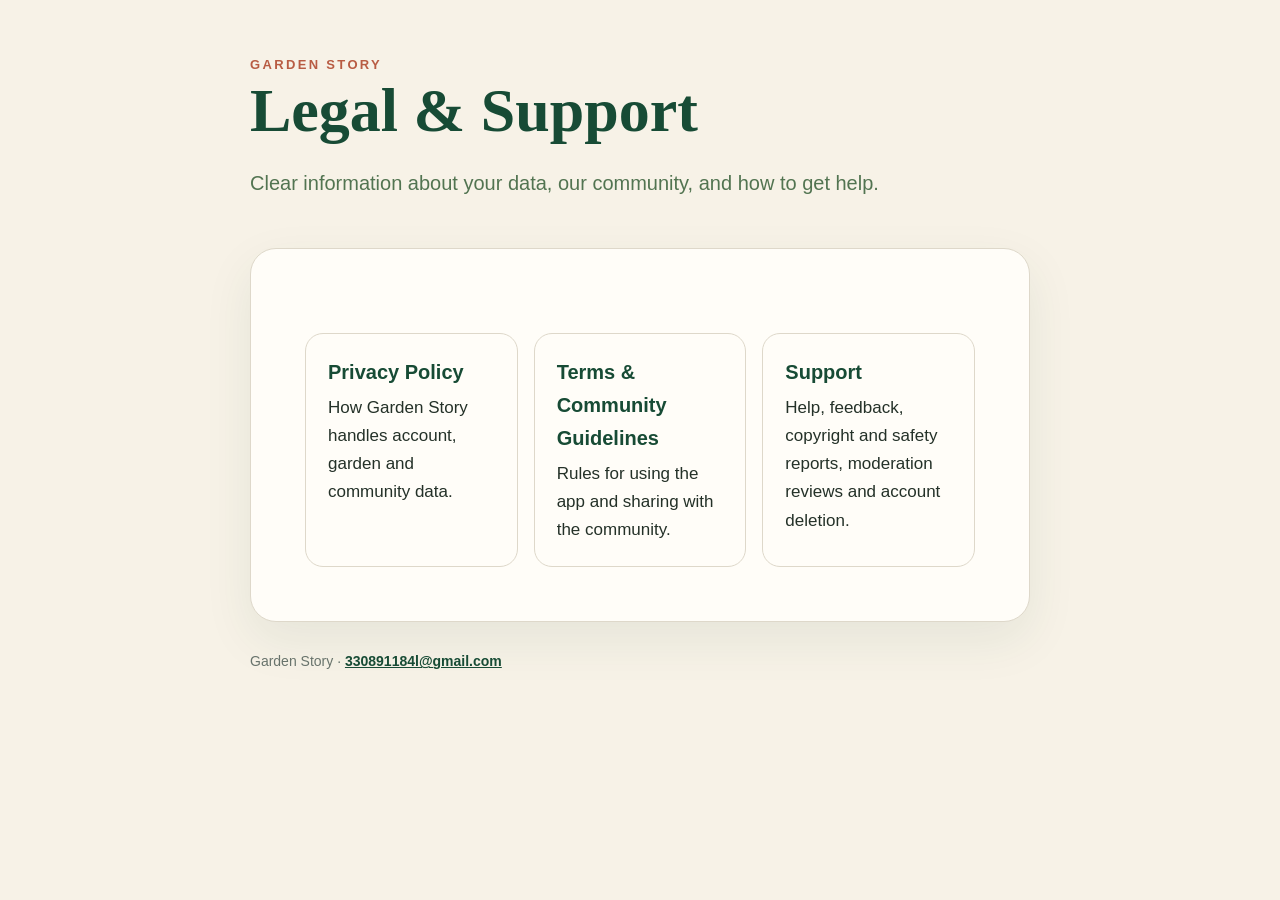
<file: index.html>
<!doctype html>
<html lang="en"><head><meta charset="utf-8"><meta name="viewport" content="width=device-width,initial-scale=1"><title>Garden Story — Legal & Support</title><meta name="description" content="Privacy, terms and support information for Garden Story."><link rel="stylesheet" href="styles.css"></head>
<body><header><div class="eyebrow">Garden Story</div><h1>Legal &amp; Support</h1><p class="lede">Clear information about your data, our community, and how to get help.</p></header>
<main><div class="cards">
<a class="card" href="privacy/"><strong>Privacy Policy</strong>How Garden Story handles account, garden and community data.</a>
<a class="card" href="terms/"><strong>Terms &amp; Community Guidelines</strong>Rules for using the app and sharing with the community.</a>
<a class="card" href="support/"><strong>Support</strong>Help, feedback, copyright and safety reports, moderation reviews and account deletion.</a>
</div></main>
<footer>Garden Story · <a href="mailto:330891184l@gmail.com">330891184l@gmail.com</a></footer></body></html>
</file>
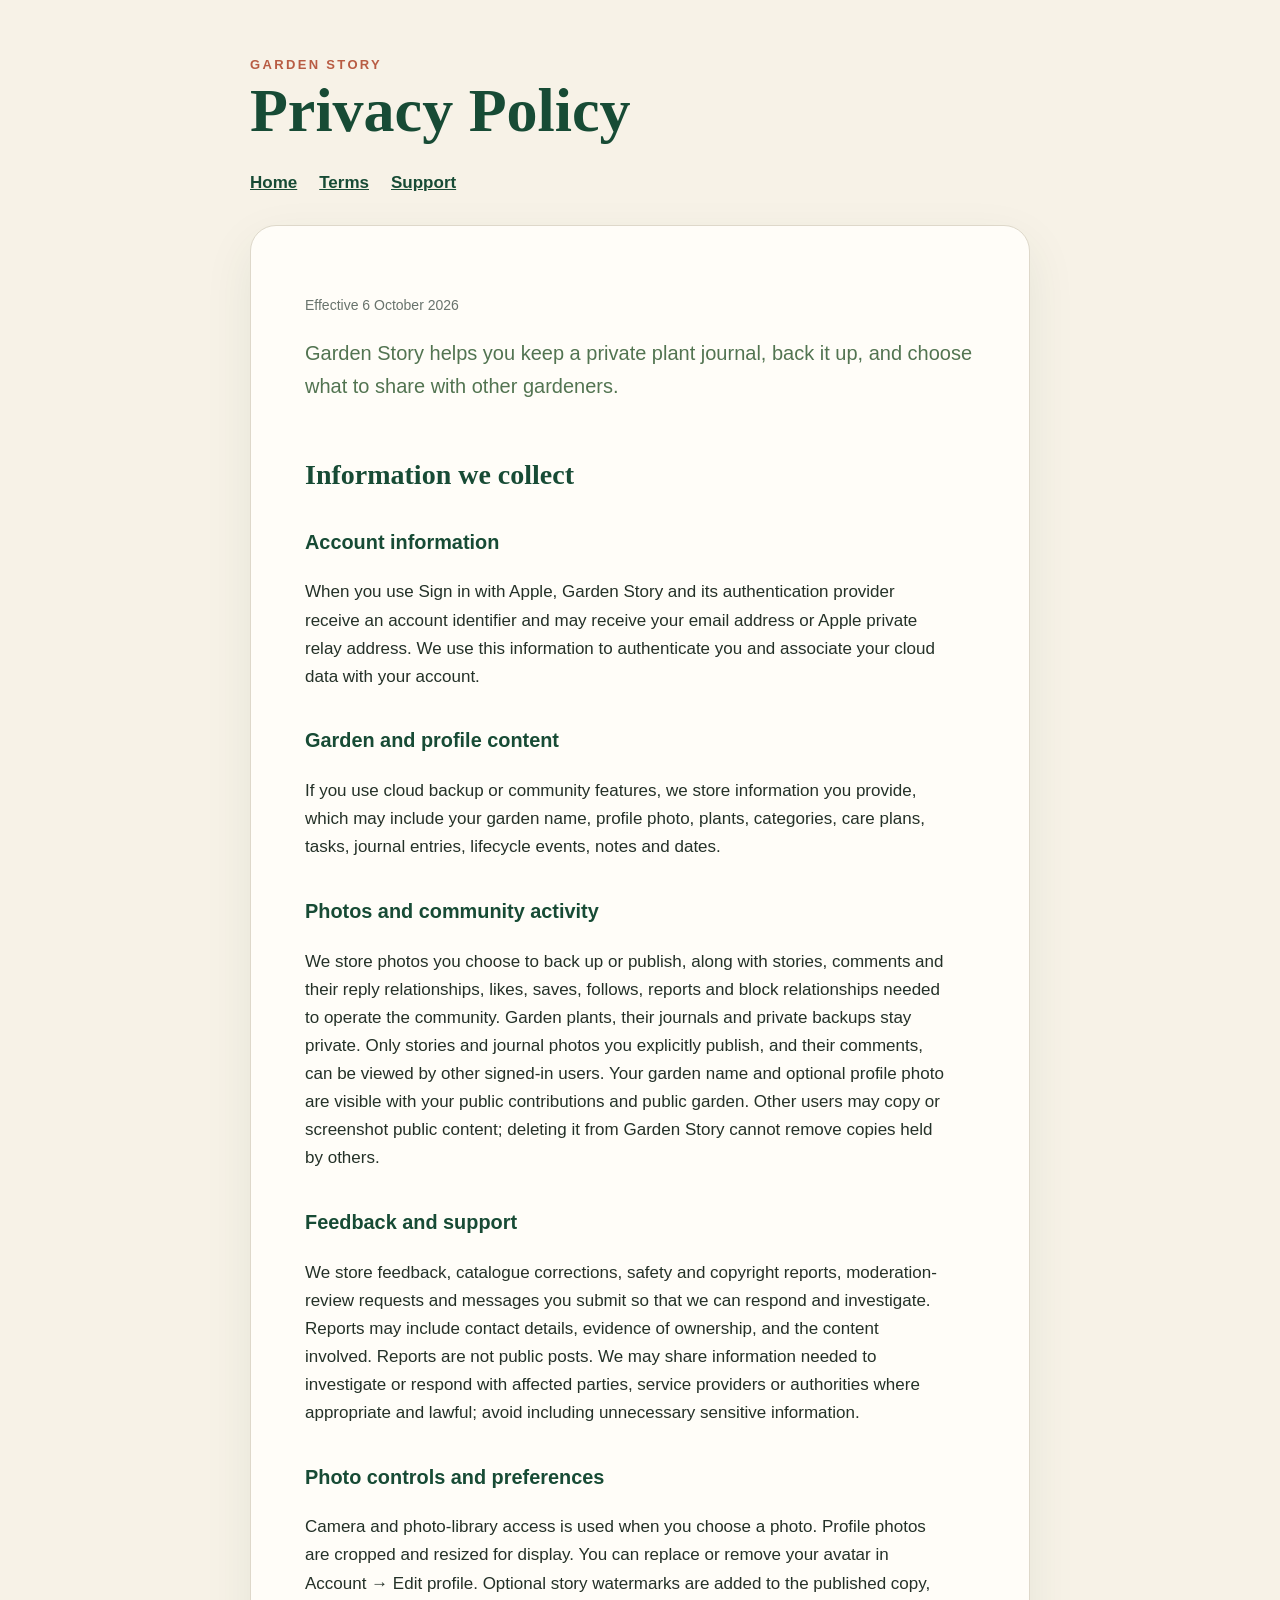
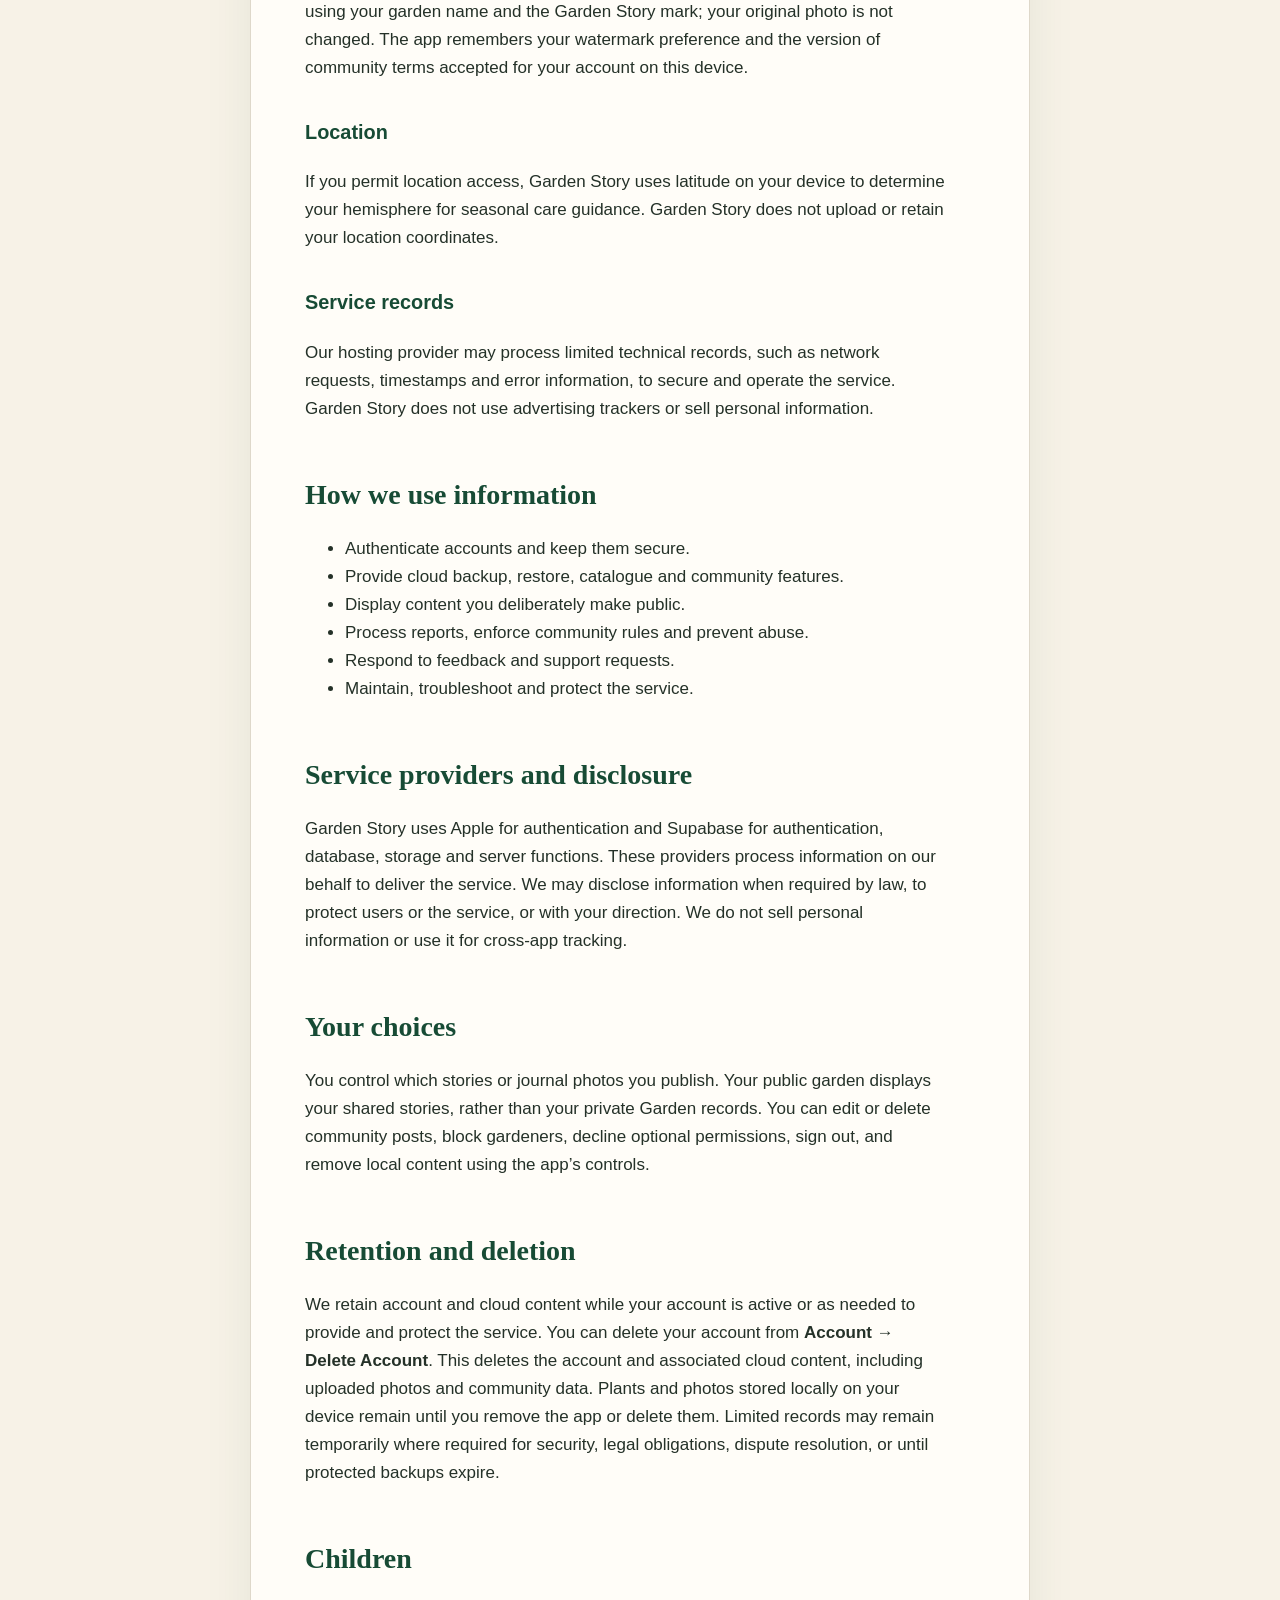
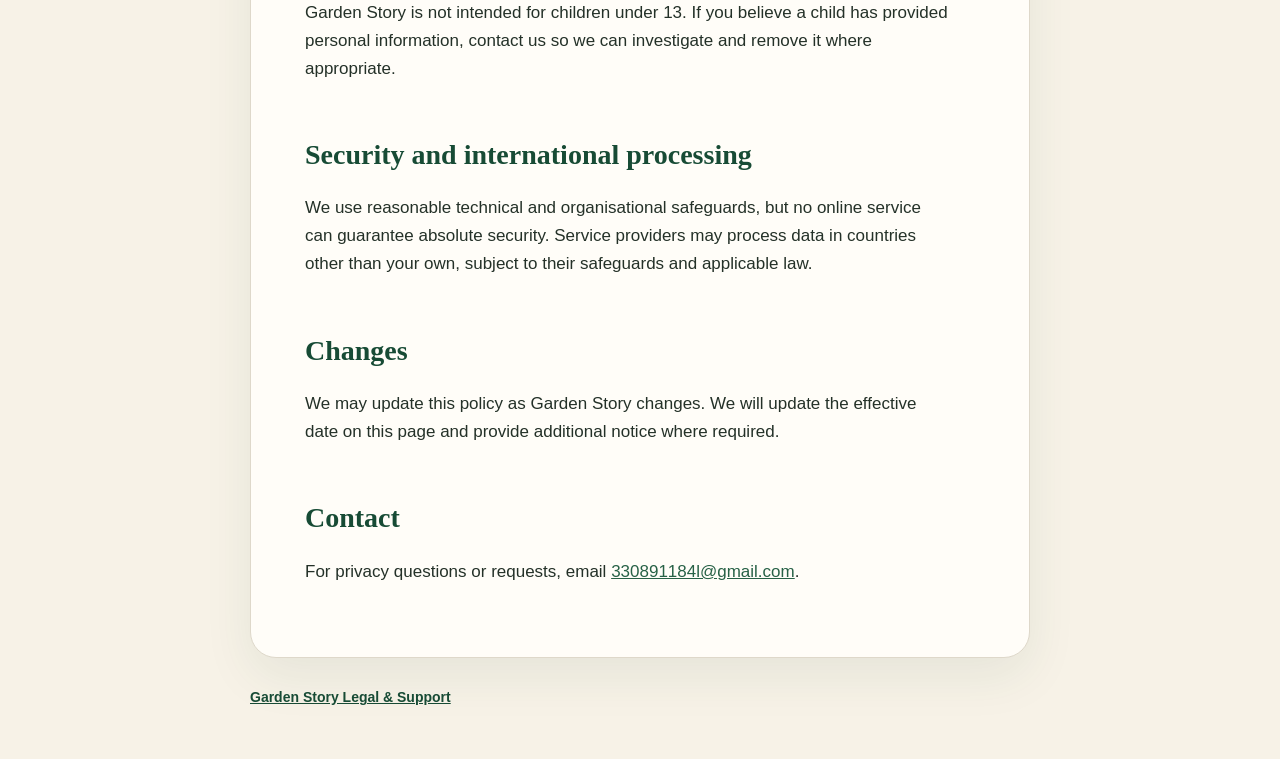
<file: privacy/index.html>
<!doctype html>
<html lang="en"><head><meta charset="utf-8"><meta name="viewport" content="width=device-width,initial-scale=1"><title>Privacy Policy — Garden Story</title><meta name="description" content="Garden Story privacy policy."><link rel="stylesheet" href="../styles.css"></head>
<body><header><div class="eyebrow">Garden Story</div><h1>Privacy Policy</h1><nav><a href="../">Home</a><a href="../terms/">Terms</a><a href="../support/">Support</a></nav></header>
<main><p class="meta">Effective 6 October 2026</p><p class="lede">Garden Story helps you keep a private plant journal, back it up, and choose what to share with other gardeners.</p>
<h2>Information we collect</h2>
<h3>Account information</h3><p>When you use Sign in with Apple, Garden Story and its authentication provider receive an account identifier and may receive your email address or Apple private relay address. We use this information to authenticate you and associate your cloud data with your account.</p>
<h3>Garden and profile content</h3><p>If you use cloud backup or community features, we store information you provide, which may include your garden name, profile photo, plants, categories, care plans, tasks, journal entries, lifecycle events, notes and dates.</p>
<h3>Photos and community activity</h3><p>We store photos you choose to back up or publish, along with stories, comments and their reply relationships, likes, saves, follows, reports and block relationships needed to operate the community. Garden plants, their journals and private backups stay private. Only stories and journal photos you explicitly publish, and their comments, can be viewed by other signed-in users. Your garden name and optional profile photo are visible with your public contributions and public garden. Other users may copy or screenshot public content; deleting it from Garden Story cannot remove copies held by others.</p>
<h3>Feedback and support</h3><p>We store feedback, catalogue corrections, safety and copyright reports, moderation-review requests and messages you submit so that we can respond and investigate. Reports may include contact details, evidence of ownership, and the content involved. Reports are not public posts. We may share information needed to investigate or respond with affected parties, service providers or authorities where appropriate and lawful; avoid including unnecessary sensitive information.</p>
<h3>Photo controls and preferences</h3><p>Camera and photo-library access is used when you choose a photo. Profile photos are cropped and resized for display. You can replace or remove your avatar in Account → Edit profile. Optional story watermarks are added to the published copy, using your garden name and the Garden Story mark; your original photo is not changed. The app remembers your watermark preference and the version of community terms accepted for your account on this device.</p><h3>Location</h3><p>If you permit location access, Garden Story uses latitude on your device to determine your hemisphere for seasonal care guidance. Garden Story does not upload or retain your location coordinates.</p>
<h3>Service records</h3><p>Our hosting provider may process limited technical records, such as network requests, timestamps and error information, to secure and operate the service. Garden Story does not use advertising trackers or sell personal information.</p>
<h2>How we use information</h2><ul><li>Authenticate accounts and keep them secure.</li><li>Provide cloud backup, restore, catalogue and community features.</li><li>Display content you deliberately make public.</li><li>Process reports, enforce community rules and prevent abuse.</li><li>Respond to feedback and support requests.</li><li>Maintain, troubleshoot and protect the service.</li></ul>
<h2>Service providers and disclosure</h2><p>Garden Story uses Apple for authentication and Supabase for authentication, database, storage and server functions. These providers process information on our behalf to deliver the service. We may disclose information when required by law, to protect users or the service, or with your direction. We do not sell personal information or use it for cross-app tracking.</p>
<h2>Your choices</h2><p>You control which stories or journal photos you publish. Your public garden displays your shared stories, rather than your private Garden records. You can edit or delete community posts, block gardeners, decline optional permissions, sign out, and remove local content using the app’s controls.</p>
<h2>Retention and deletion</h2><p>We retain account and cloud content while your account is active or as needed to provide and protect the service. You can delete your account from <strong>Account → Delete Account</strong>. This deletes the account and associated cloud content, including uploaded photos and community data. Plants and photos stored locally on your device remain until you remove the app or delete them. Limited records may remain temporarily where required for security, legal obligations, dispute resolution, or until protected backups expire.</p>
<h2>Children</h2><p>Garden Story is not intended for children under 13. If you believe a child has provided personal information, contact us so we can investigate and remove it where appropriate.</p>
<h2>Security and international processing</h2><p>We use reasonable technical and organisational safeguards, but no online service can guarantee absolute security. Service providers may process data in countries other than your own, subject to their safeguards and applicable law.</p>
<h2>Changes</h2><p>We may update this policy as Garden Story changes. We will update the effective date on this page and provide additional notice where required.</p>
<h2>Contact</h2><p>For privacy questions or requests, email <a href="mailto:330891184l@gmail.com">330891184l@gmail.com</a>.</p></main>
<footer><a href="../">Garden Story Legal &amp; Support</a></footer></body></html>
</file>
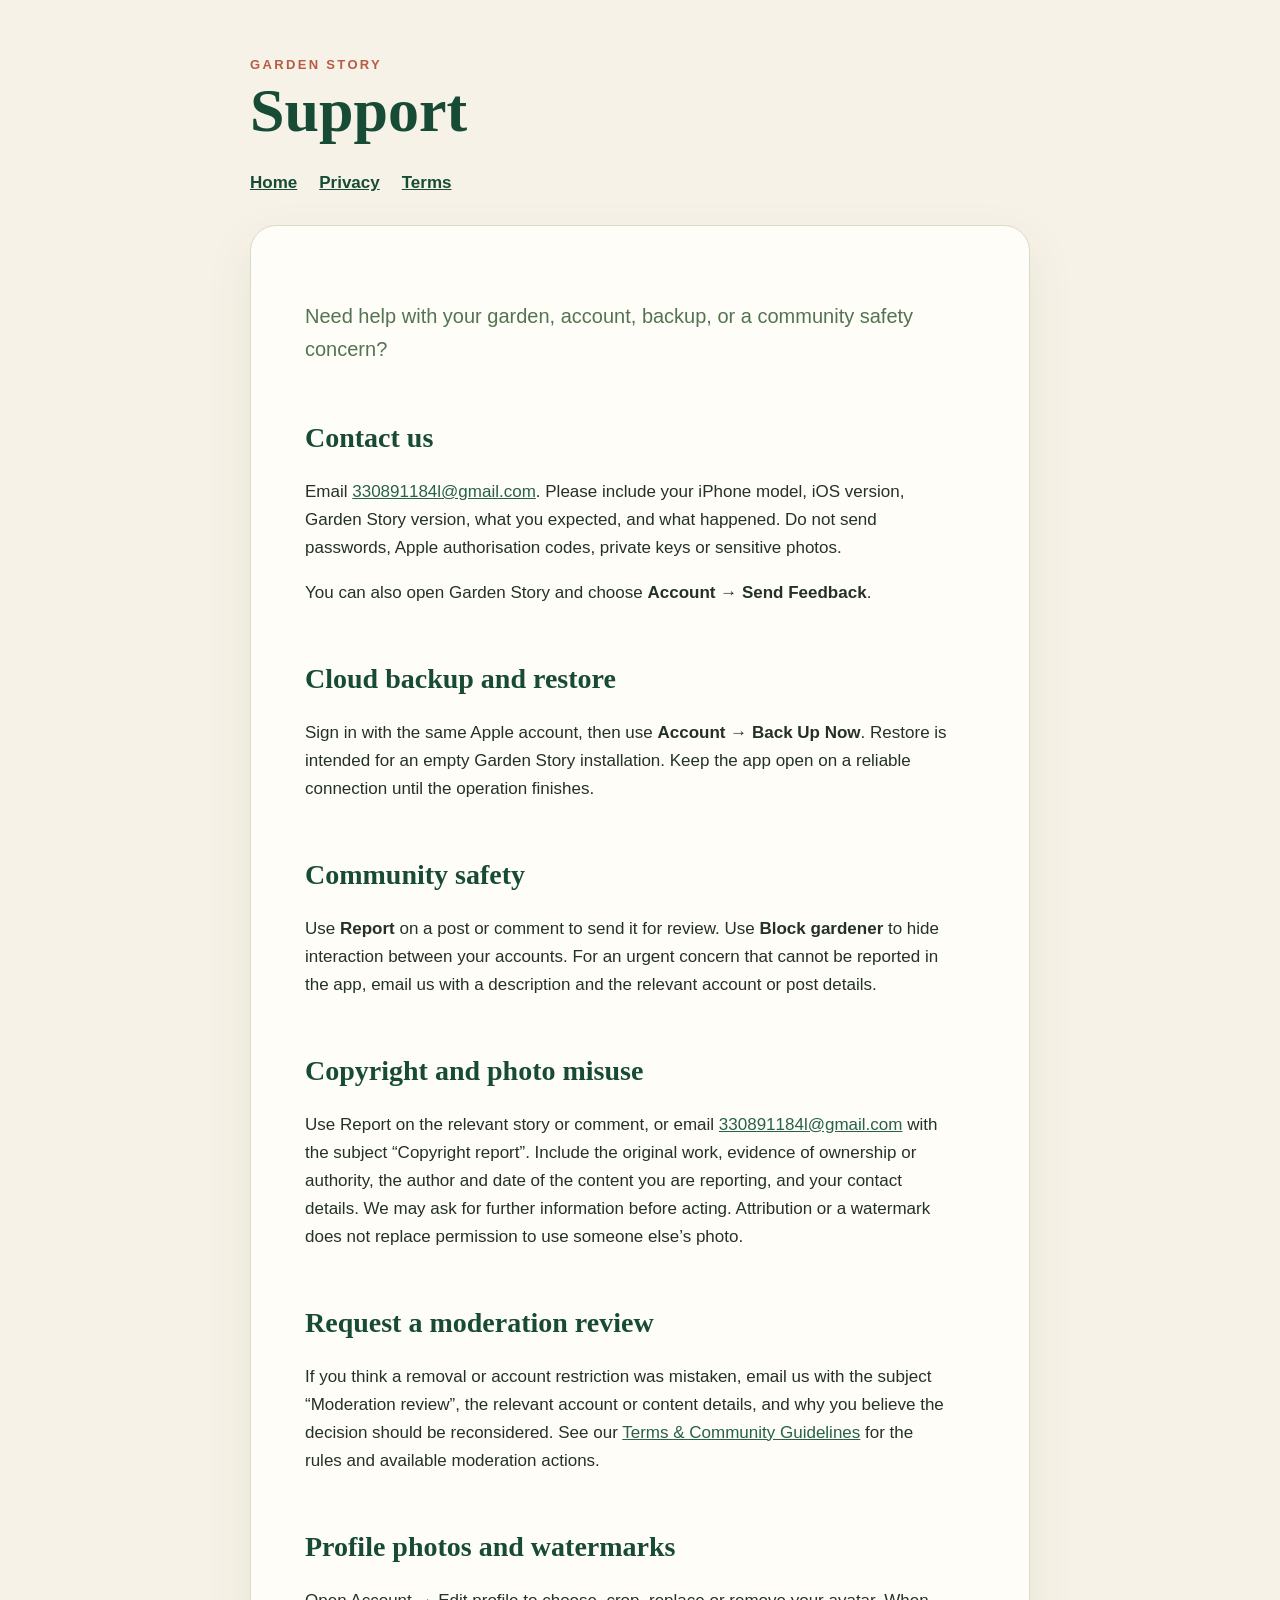
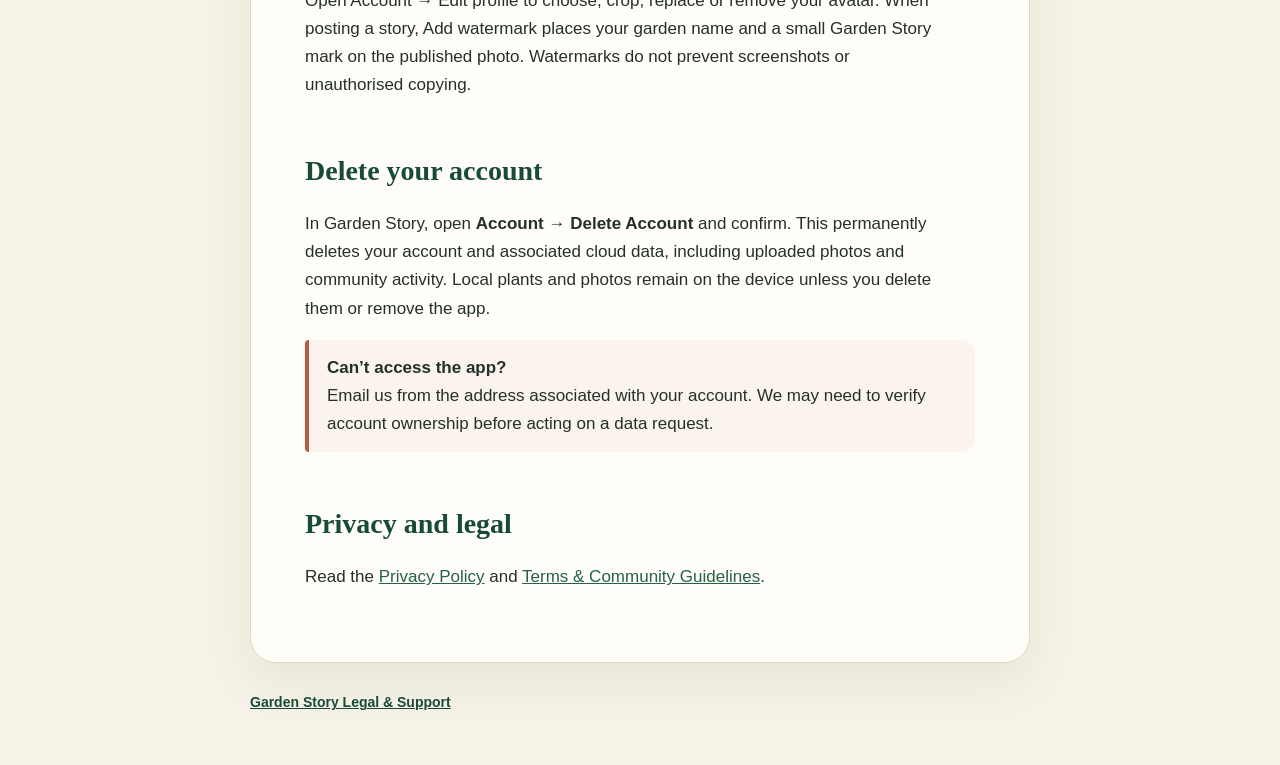
<file: support/index.html>
<!doctype html>
<html lang="en"><head><meta charset="utf-8"><meta name="viewport" content="width=device-width,initial-scale=1"><title>Support — Garden Story</title><meta name="description" content="Help and contact information for Garden Story."><link rel="stylesheet" href="../styles.css"></head>
<body><header><div class="eyebrow">Garden Story</div><h1>Support</h1><nav><a href="../">Home</a><a href="../privacy/">Privacy</a><a href="../terms/">Terms</a></nav></header>
<main><p class="lede">Need help with your garden, account, backup, or a community safety concern?</p>
<h2>Contact us</h2><p>Email <a href="mailto:330891184l@gmail.com">330891184l@gmail.com</a>. Please include your iPhone model, iOS version, Garden Story version, what you expected, and what happened. Do not send passwords, Apple authorisation codes, private keys or sensitive photos.</p><p>You can also open Garden Story and choose <strong>Account → Send Feedback</strong>.</p>
<h2>Cloud backup and restore</h2><p>Sign in with the same Apple account, then use <strong>Account → Back Up Now</strong>. Restore is intended for an empty Garden Story installation. Keep the app open on a reliable connection until the operation finishes.</p>
<h2>Community safety</h2><p>Use <strong>Report</strong> on a post or comment to send it for review. Use <strong>Block gardener</strong> to hide interaction between your accounts. For an urgent concern that cannot be reported in the app, email us with a description and the relevant account or post details.</p>
<h2>Copyright and photo misuse</h2><p>Use Report on the relevant story or comment, or email <a href="mailto:330891184l@gmail.com">330891184l@gmail.com</a> with the subject “Copyright report”. Include the original work, evidence of ownership or authority, the author and date of the content you are reporting, and your contact details. We may ask for further information before acting. Attribution or a watermark does not replace permission to use someone else’s photo.</p>
<h2>Request a moderation review</h2><p>If you think a removal or account restriction was mistaken, email us with the subject “Moderation review”, the relevant account or content details, and why you believe the decision should be reconsidered. See our <a href="../terms/">Terms &amp; Community Guidelines</a> for the rules and available moderation actions.</p>
<h2>Profile photos and watermarks</h2><p>Open Account → Edit profile to choose, crop, replace or remove your avatar. When posting a story, Add watermark places your garden name and a small Garden Story mark on the published photo. Watermarks do not prevent screenshots or unauthorised copying.</p>
<h2>Delete your account</h2><p>In Garden Story, open <strong>Account → Delete Account</strong> and confirm. This permanently deletes your account and associated cloud data, including uploaded photos and community activity. Local plants and photos remain on the device unless you delete them or remove the app.</p>
<div class="notice"><strong>Can’t access the app?</strong><br>Email us from the address associated with your account. We may need to verify account ownership before acting on a data request.</div>
<h2>Privacy and legal</h2><p>Read the <a href="../privacy/">Privacy Policy</a> and <a href="../terms/">Terms &amp; Community Guidelines</a>.</p></main>
<footer><a href="../">Garden Story Legal &amp; Support</a></footer></body></html>
</file>
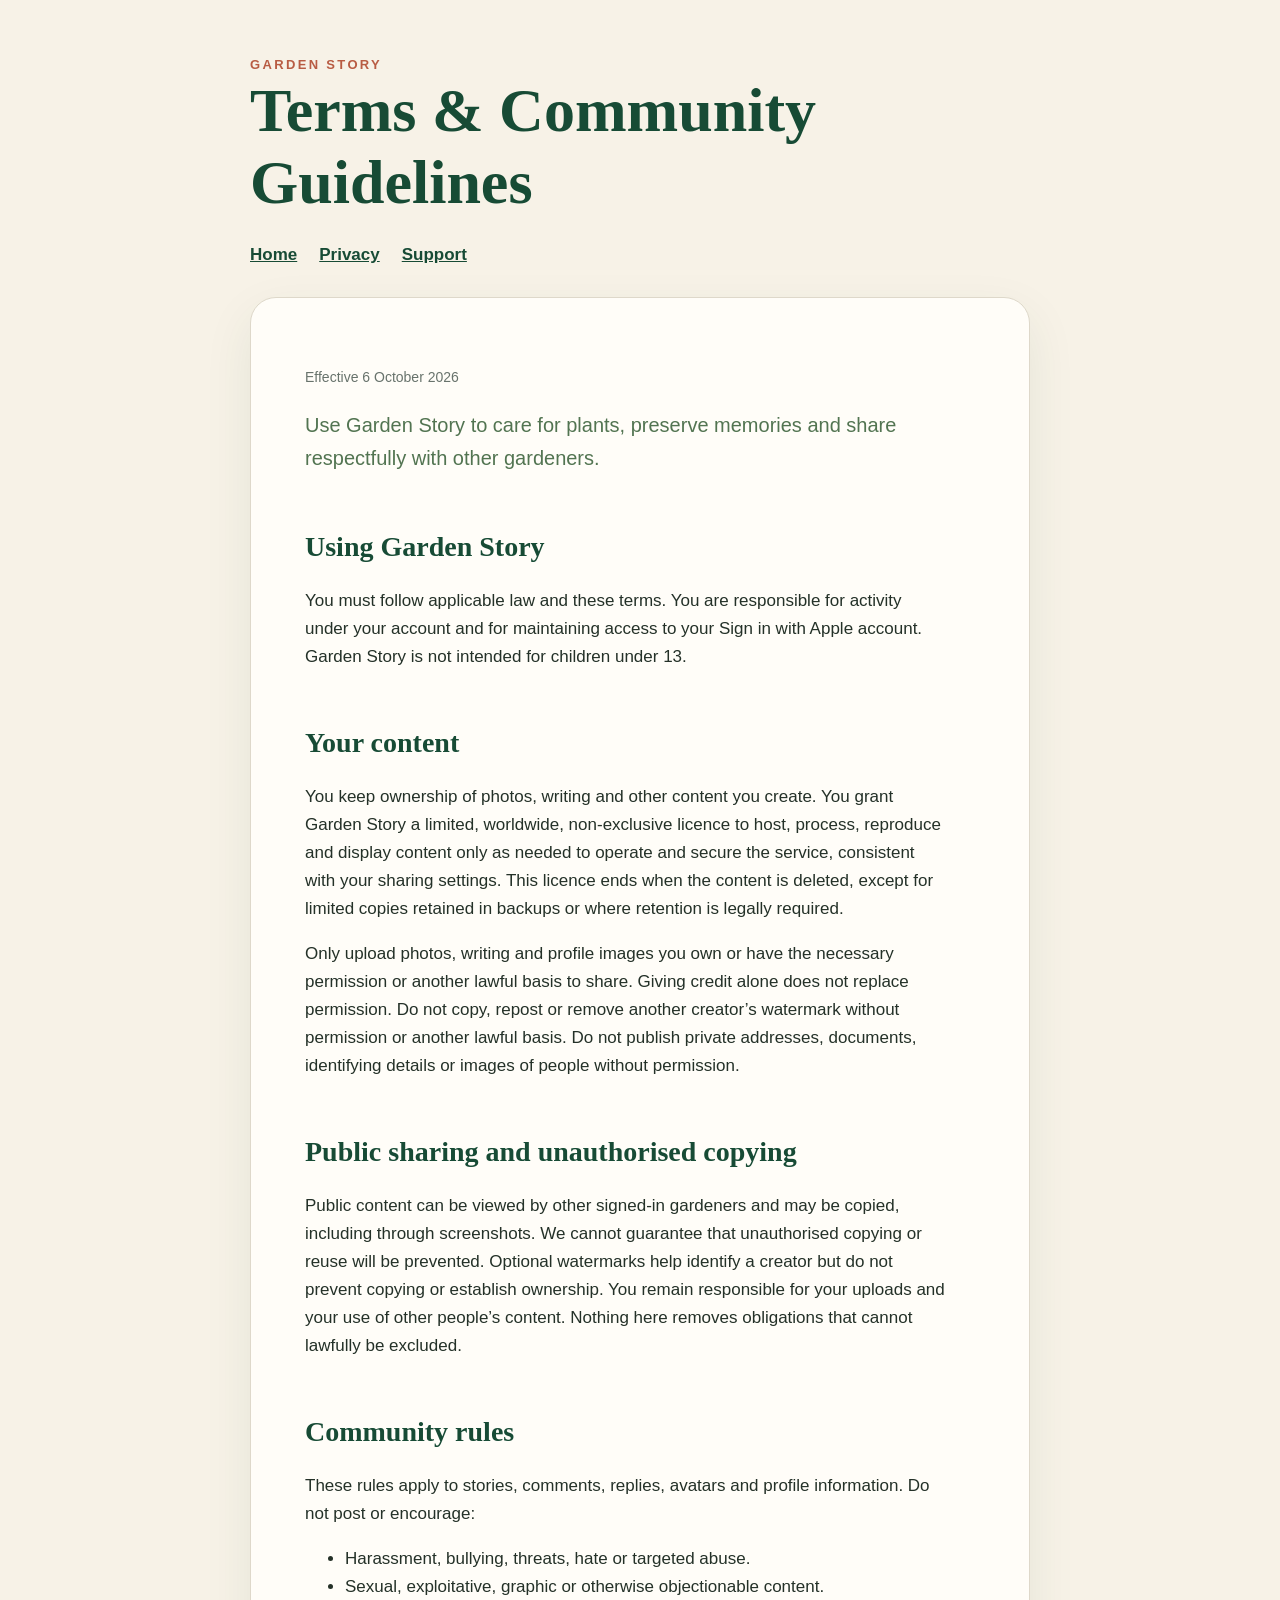
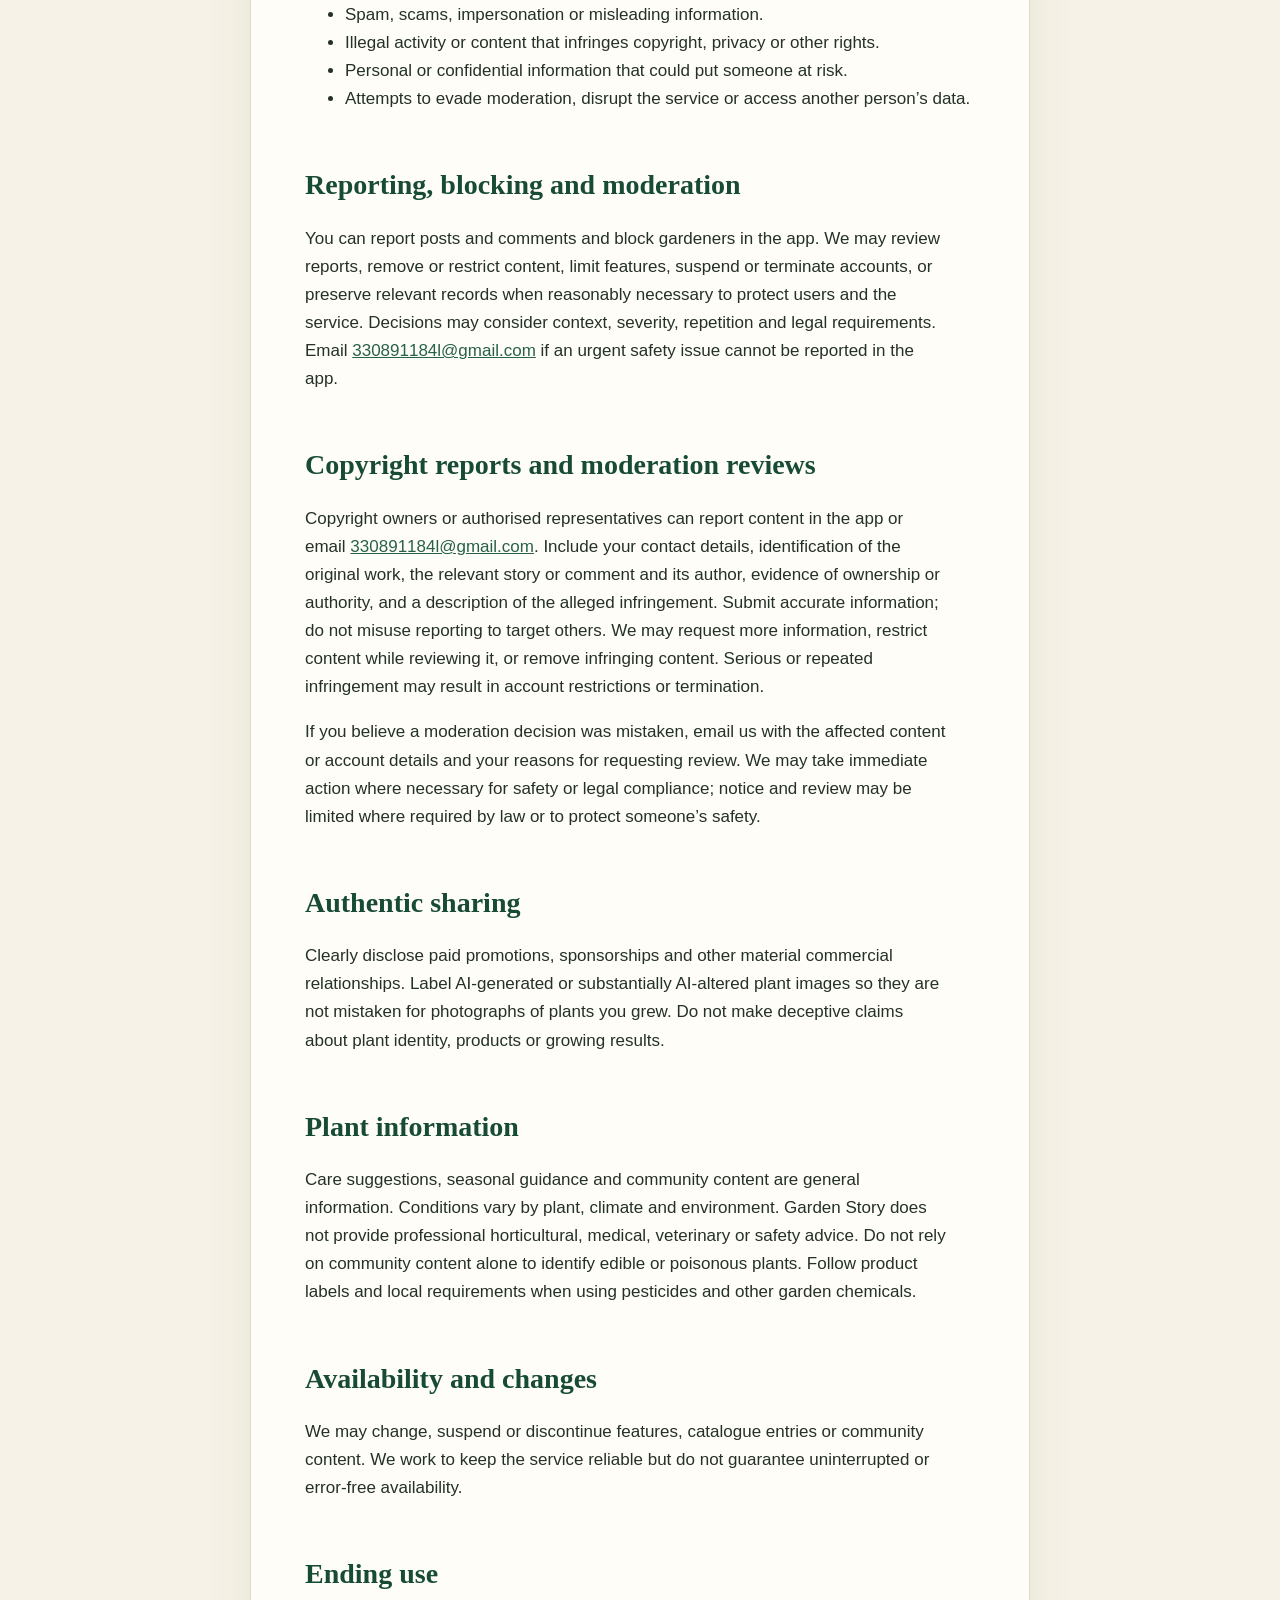
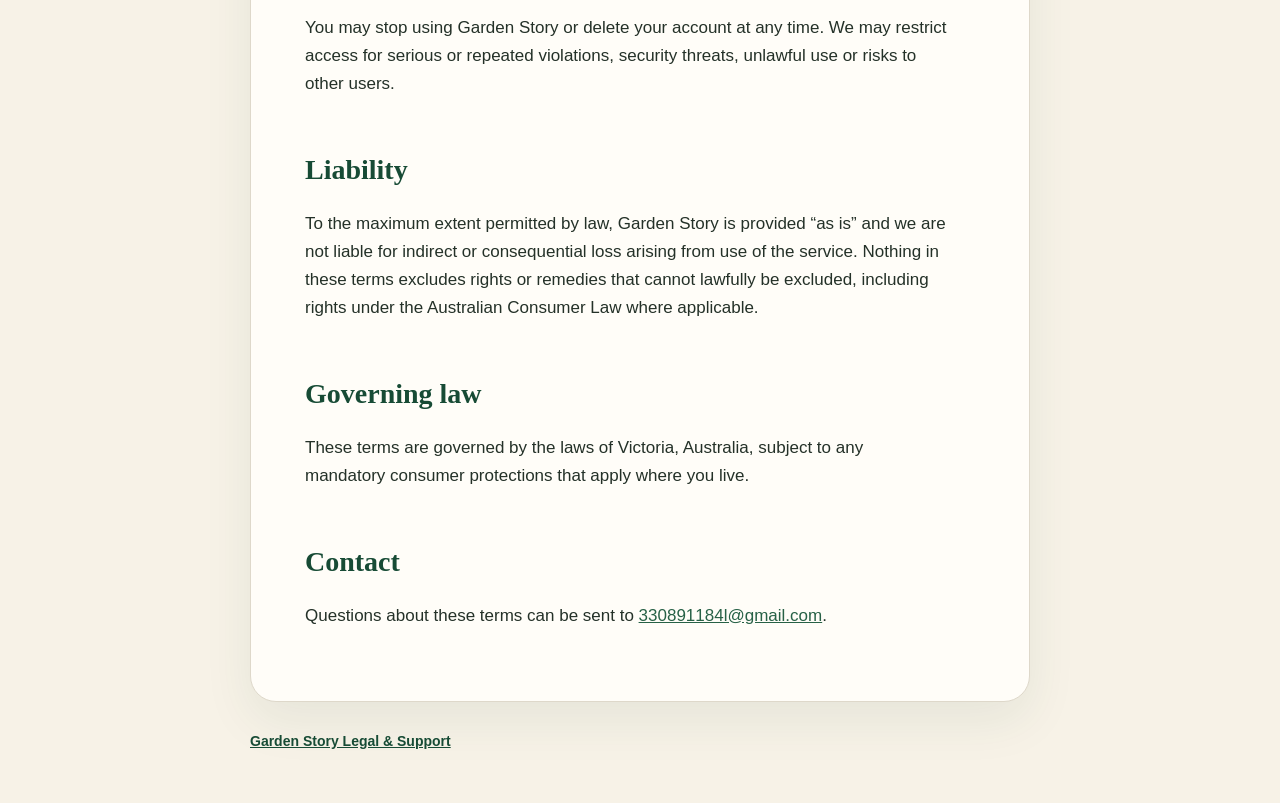
<file: terms/index.html>
<!doctype html>
<html lang="en"><head><meta charset="utf-8"><meta name="viewport" content="width=device-width,initial-scale=1"><title>Terms & Community Guidelines — Garden Story</title><meta name="description" content="Garden Story terms and community guidelines."><link rel="stylesheet" href="../styles.css"></head>
<body><header><div class="eyebrow">Garden Story</div><h1>Terms &amp; Community Guidelines</h1><nav><a href="../">Home</a><a href="../privacy/">Privacy</a><a href="../support/">Support</a></nav></header>
<main><p class="meta">Effective 6 October 2026</p><p class="lede">Use Garden Story to care for plants, preserve memories and share respectfully with other gardeners.</p>
<h2>Using Garden Story</h2><p>You must follow applicable law and these terms. You are responsible for activity under your account and for maintaining access to your Sign in with Apple account. Garden Story is not intended for children under 13.</p>
<h2>Your content</h2><p>You keep ownership of photos, writing and other content you create. You grant Garden Story a limited, worldwide, non-exclusive licence to host, process, reproduce and display content only as needed to operate and secure the service, consistent with your sharing settings. This licence ends when the content is deleted, except for limited copies retained in backups or where retention is legally required.</p><p>Only upload photos, writing and profile images you own or have the necessary permission or another lawful basis to share. Giving credit alone does not replace permission. Do not copy, repost or remove another creator’s watermark without permission or another lawful basis. Do not publish private addresses, documents, identifying details or images of people without permission.</p>
<h2>Public sharing and unauthorised copying</h2><p>Public content can be viewed by other signed-in gardeners and may be copied, including through screenshots. We cannot guarantee that unauthorised copying or reuse will be prevented. Optional watermarks help identify a creator but do not prevent copying or establish ownership. You remain responsible for your uploads and your use of other people’s content. Nothing here removes obligations that cannot lawfully be excluded.</p>
<h2>Community rules</h2><p>These rules apply to stories, comments, replies, avatars and profile information. Do not post or encourage:</p><ul><li>Harassment, bullying, threats, hate or targeted abuse.</li><li>Sexual, exploitative, graphic or otherwise objectionable content.</li><li>Spam, scams, impersonation or misleading information.</li><li>Illegal activity or content that infringes copyright, privacy or other rights.</li><li>Personal or confidential information that could put someone at risk.</li><li>Attempts to evade moderation, disrupt the service or access another person’s data.</li></ul>
<h2>Reporting, blocking and moderation</h2><p>You can report posts and comments and block gardeners in the app. We may review reports, remove or restrict content, limit features, suspend or terminate accounts, or preserve relevant records when reasonably necessary to protect users and the service. Decisions may consider context, severity, repetition and legal requirements. Email <a href="mailto:330891184l@gmail.com">330891184l@gmail.com</a> if an urgent safety issue cannot be reported in the app.</p>
<h2>Copyright reports and moderation reviews</h2><p>Copyright owners or authorised representatives can report content in the app or email <a href="mailto:330891184l@gmail.com">330891184l@gmail.com</a>. Include your contact details, identification of the original work, the relevant story or comment and its author, evidence of ownership or authority, and a description of the alleged infringement. Submit accurate information; do not misuse reporting to target others. We may request more information, restrict content while reviewing it, or remove infringing content. Serious or repeated infringement may result in account restrictions or termination.</p><p>If you believe a moderation decision was mistaken, email us with the affected content or account details and your reasons for requesting review. We may take immediate action where necessary for safety or legal compliance; notice and review may be limited where required by law or to protect someone’s safety.</p>
<h2>Authentic sharing</h2><p>Clearly disclose paid promotions, sponsorships and other material commercial relationships. Label AI-generated or substantially AI-altered plant images so they are not mistaken for photographs of plants you grew. Do not make deceptive claims about plant identity, products or growing results.</p>
<h2>Plant information</h2><p>Care suggestions, seasonal guidance and community content are general information. Conditions vary by plant, climate and environment. Garden Story does not provide professional horticultural, medical, veterinary or safety advice. Do not rely on community content alone to identify edible or poisonous plants. Follow product labels and local requirements when using pesticides and other garden chemicals.</p>
<h2>Availability and changes</h2><p>We may change, suspend or discontinue features, catalogue entries or community content. We work to keep the service reliable but do not guarantee uninterrupted or error-free availability.</p>
<h2>Ending use</h2><p>You may stop using Garden Story or delete your account at any time. We may restrict access for serious or repeated violations, security threats, unlawful use or risks to other users.</p>
<h2>Liability</h2><p>To the maximum extent permitted by law, Garden Story is provided “as is” and we are not liable for indirect or consequential loss arising from use of the service. Nothing in these terms excludes rights or remedies that cannot lawfully be excluded, including rights under the Australian Consumer Law where applicable.</p>
<h2>Governing law</h2><p>These terms are governed by the laws of Victoria, Australia, subject to any mandatory consumer protections that apply where you live.</p>
<h2>Contact</h2><p>Questions about these terms can be sent to <a href="mailto:330891184l@gmail.com">330891184l@gmail.com</a>.</p></main>
<footer><a href="../">Garden Story Legal &amp; Support</a></footer></body></html>
</file>
<file: styles.css>
:root {
  color-scheme: light;
  --forest: #174b35;
  --leaf: #527451;
  --cream: #f7f2e7;
  --paper: #fffdf8;
  --terracotta: #b85c43;
  --muted: #68736c;
  --line: #ded8ca;
}

* { box-sizing: border-box; }
body {
  margin: 0;
  background: var(--cream);
  color: #243128;
  font: 17px/1.65 -apple-system, BlinkMacSystemFont, "Segoe UI", sans-serif;
}
header, main, footer { width: min(780px, calc(100% - 40px)); margin-inline: auto; }
header { padding: 54px 0 28px; }
nav { display: flex; flex-wrap: wrap; gap: 10px 22px; margin-top: 22px; }
nav a, footer a { color: var(--forest); font-weight: 650; }
main {
  background: var(--paper);
  border: 1px solid var(--line);
  border-radius: 26px;
  padding: clamp(24px, 5vw, 54px);
  box-shadow: 0 18px 50px rgb(23 75 53 / 8%);
}
h1, h2 { color: var(--forest); font-family: Georgia, "Times New Roman", serif; line-height: 1.16; }
h1 { margin: 0; font-size: clamp(38px, 8vw, 62px); }
h2 { margin-top: 2em; font-size: 28px; }
h3 { margin-top: 1.7em; color: var(--forest); }
p, li { max-width: 68ch; }
.eyebrow { color: var(--terracotta); font-size: 13px; font-weight: 800; letter-spacing: .18em; text-transform: uppercase; }
.lede { color: var(--leaf); font-size: 20px; }
.meta, footer { color: var(--muted); font-size: 14px; }
.cards { display: grid; grid-template-columns: repeat(auto-fit, minmax(190px, 1fr)); gap: 16px; margin-top: 30px; }
.card { display: block; border: 1px solid var(--line); border-radius: 18px; padding: 22px; color: inherit; text-decoration: none; }
.card:hover { border-color: var(--leaf); transform: translateY(-1px); }
.card strong { color: var(--forest); display: block; font-size: 20px; margin-bottom: 5px; }
.notice { border-left: 4px solid var(--terracotta); background: #fbf3ed; padding: 14px 18px; border-radius: 4px 14px 14px 4px; }
a { color: #276146; }
footer { padding: 28px 0 50px; }
@media (max-width: 520px) { header { padding-top: 34px; } main { border-radius: 20px; } }
</file>
